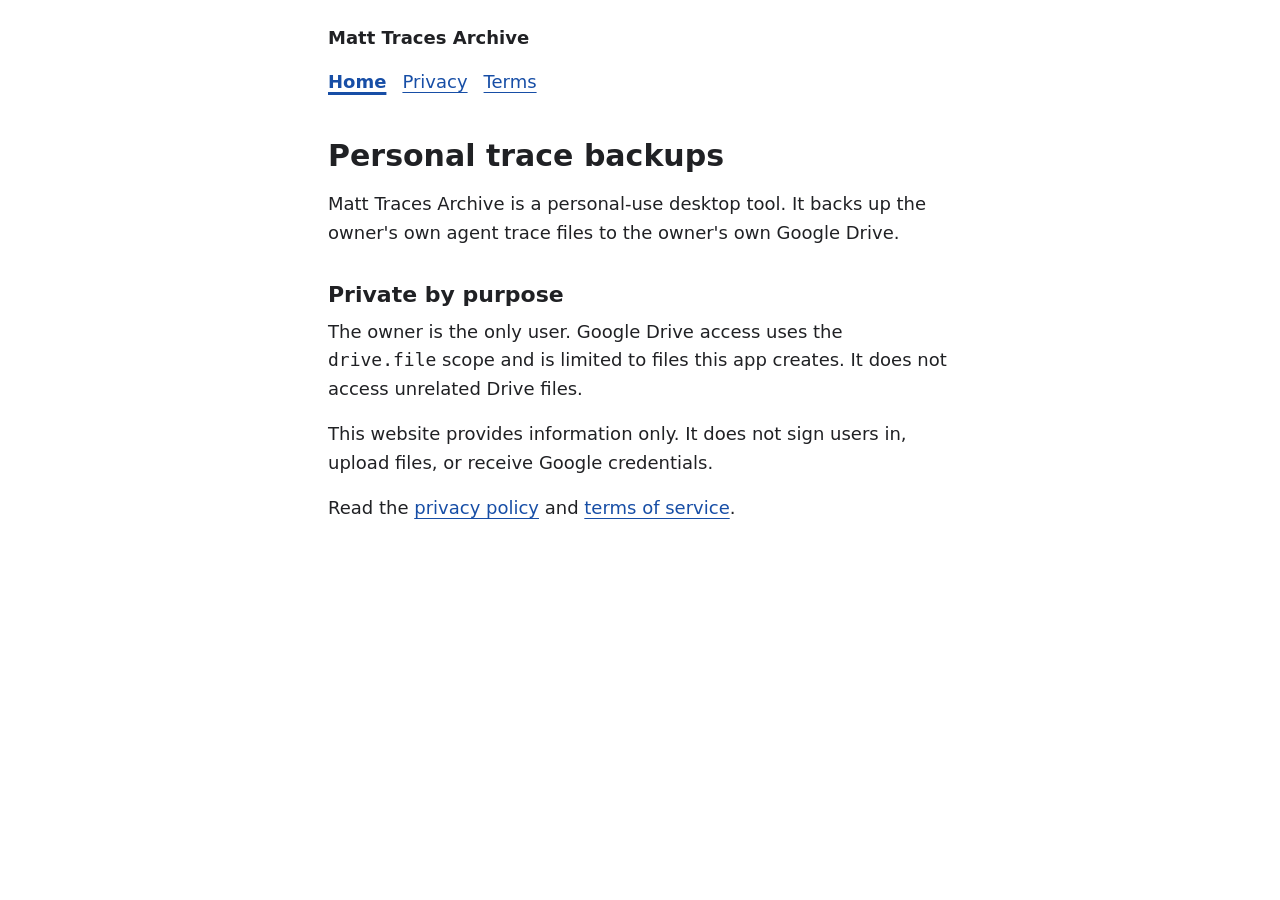
<file: index.html>
<!doctype html>
<html lang="en">
<head>
  <meta charset="utf-8">
  <meta name="viewport" content="width=device-width, initial-scale=1">
  <meta name="description" content="Matt Traces Archive is a personal-use tool for backing up the owner's own agent trace files to the owner's own Google Drive.">
  <meta name="google-site-verification" content="-sVRV6E22ujnwyZvF7L4UXz6tR5N7nK5UsRsI5IFOmc" />
  <title>Matt Traces Archive</title>
  <link rel="stylesheet" href="style.css">
</head>
<body>
  <header>
    <p class="site-name">Matt Traces Archive</p>
    <nav aria-label="Main navigation">
      <a href="./" aria-current="page">Home</a>
      <a href="privacy.html">Privacy</a>
      <a href="terms.html">Terms</a>
    </nav>
  </header>
  <main>
    <h1>Personal trace backups</h1>
    <p>Matt Traces Archive is a personal-use desktop tool. It backs up the owner's own agent trace files to the owner's own Google Drive.</p>
    <h2>Private by purpose</h2>
    <p>The owner is the only user. Google Drive access uses the <code>drive.file</code> scope and is limited to files this app creates. It does not access unrelated Drive files.</p>
    <p>This website provides information only. It does not sign users in, upload files, or receive Google credentials.</p>
    <p>Read the <a href="privacy.html">privacy policy</a> and <a href="terms.html">terms of service</a>.</p>
  </main>
</body>
</html>
</file>
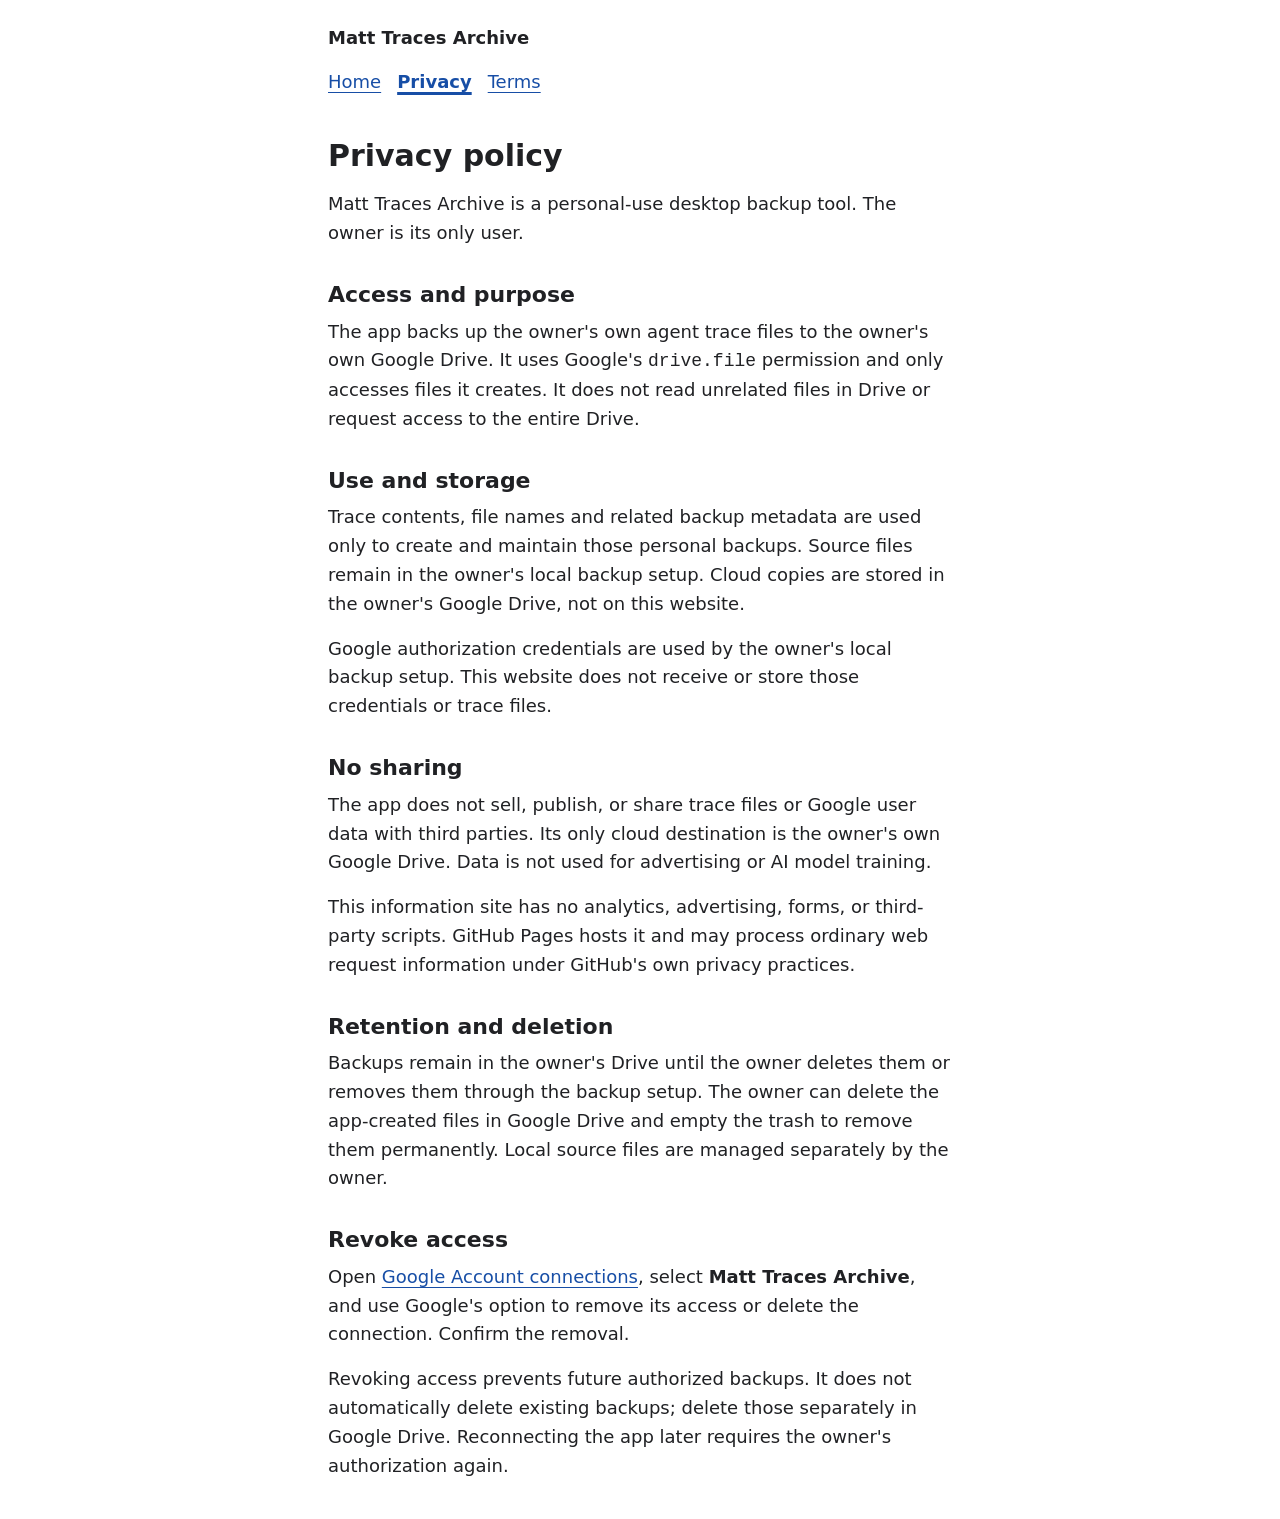
<file: privacy.html>
<!doctype html>
<html lang="en">
<head>
  <meta charset="utf-8">
  <meta name="viewport" content="width=device-width, initial-scale=1">
  <meta name="description" content="How Matt Traces Archive accesses, uses, stores and protects the owner's personal trace backups.">
  <title>Privacy policy — Matt Traces Archive</title>
  <link rel="stylesheet" href="style.css">
</head>
<body>
  <header>
    <p class="site-name">Matt Traces Archive</p>
    <nav aria-label="Main navigation">
      <a href="./">Home</a>
      <a href="privacy.html" aria-current="page">Privacy</a>
      <a href="terms.html">Terms</a>
    </nav>
  </header>
  <main>
    <h1>Privacy policy</h1>
    <p>Matt Traces Archive is a personal-use desktop backup tool. The owner is its only user.</p>
    <h2>Access and purpose</h2>
    <p>The app backs up the owner's own agent trace files to the owner's own Google Drive. It uses Google's <code>drive.file</code> permission and only accesses files it creates. It does not read unrelated files in Drive or request access to the entire Drive.</p>
    <h2>Use and storage</h2>
    <p>Trace contents, file names and related backup metadata are used only to create and maintain those personal backups. Source files remain in the owner's local backup setup. Cloud copies are stored in the owner's Google Drive, not on this website.</p>
    <p>Google authorization credentials are used by the owner's local backup setup. This website does not receive or store those credentials or trace files.</p>
    <h2>No sharing</h2>
    <p>The app does not sell, publish, or share trace files or Google user data with third parties. Its only cloud destination is the owner's own Google Drive. Data is not used for advertising or AI model training.</p>
    <p>This information site has no analytics, advertising, forms, or third-party scripts. GitHub Pages hosts it and may process ordinary web request information under GitHub's own privacy practices.</p>
    <h2>Retention and deletion</h2>
    <p>Backups remain in the owner's Drive until the owner deletes them or removes them through the backup setup. The owner can delete the app-created files in Google Drive and empty the trash to remove them permanently. Local source files are managed separately by the owner.</p>
    <h2>Revoke access</h2>
    <p>Open <a href="https://myaccount.google.com/connections">Google Account connections</a>, select <strong>Matt Traces Archive</strong>, and use Google's option to remove its access or delete the connection. Confirm the removal.</p>
    <p>Revoking access prevents future authorized backups. It does not automatically delete existing backups; delete those separately in Google Drive. Reconnecting the app later requires the owner's authorization again.</p>
  </main>
</body>
</html>
</file>
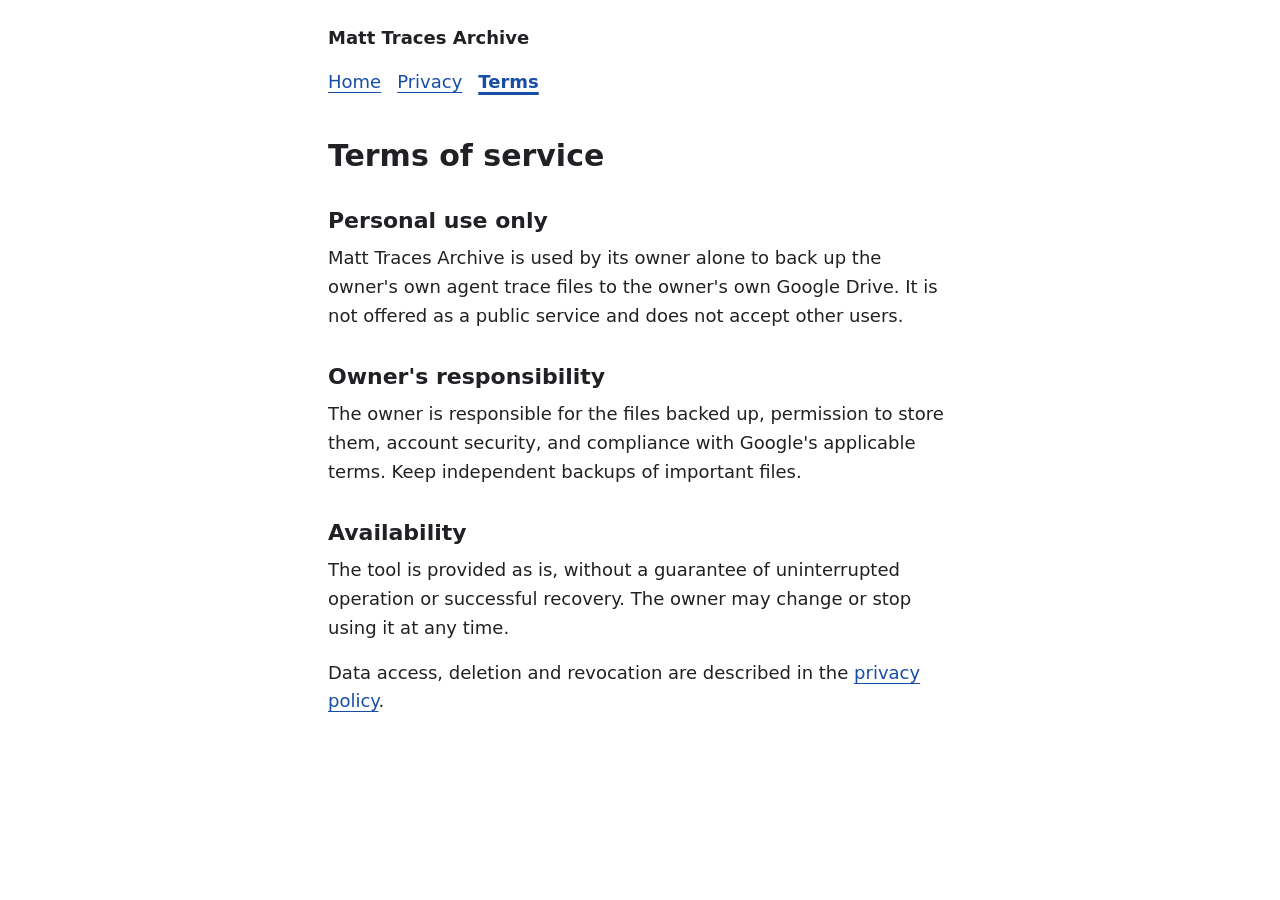
<file: terms.html>
<!doctype html>
<html lang="en">
<head>
  <meta charset="utf-8">
  <meta name="viewport" content="width=device-width, initial-scale=1">
  <meta name="description" content="Short personal-use terms for Matt Traces Archive.">
  <title>Terms of service — Matt Traces Archive</title>
  <link rel="stylesheet" href="style.css">
</head>
<body>
  <header>
    <p class="site-name">Matt Traces Archive</p>
    <nav aria-label="Main navigation">
      <a href="./">Home</a>
      <a href="privacy.html">Privacy</a>
      <a href="terms.html" aria-current="page">Terms</a>
    </nav>
  </header>
  <main>
    <h1>Terms of service</h1>
    <h2>Personal use only</h2>
    <p>Matt Traces Archive is used by its owner alone to back up the owner's own agent trace files to the owner's own Google Drive. It is not offered as a public service and does not accept other users.</p>
    <h2>Owner's responsibility</h2>
    <p>The owner is responsible for the files backed up, permission to store them, account security, and compliance with Google's applicable terms. Keep independent backups of important files.</p>
    <h2>Availability</h2>
    <p>The tool is provided as is, without a guarantee of uninterrupted operation or successful recovery. The owner may change or stop using it at any time.</p>
    <p>Data access, deletion and revocation are described in the <a href="privacy.html">privacy policy</a>.</p>
  </main>
</body>
</html>
</file>
<file: style.css>
:root {
  color-scheme: light;
  font-family: system-ui, -apple-system, BlinkMacSystemFont, "Segoe UI", sans-serif;
  color: #202124;
  background: #ffffff;
}

* { box-sizing: border-box; }

body {
  max-width: 42rem;
  margin: 0 auto;
  padding: 1.5rem;
  font-size: 1.125rem;
  line-height: 1.6;
  overflow-wrap: anywhere;
}

header { margin-bottom: 2rem; }
.site-name { margin: 0 0 0.5rem; font-weight: 600; }
nav { display: flex; flex-wrap: wrap; gap: 0 1rem; }
nav a { display: inline-flex; align-items: center; min-height: 44px; min-width: 44px; }
nav a[aria-current="page"] { font-weight: 600; text-decoration-thickness: 3px; }
a { color: #174ea6; text-underline-offset: 0.2em; }
a:hover { text-decoration-thickness: 3px; }
a:focus-visible { outline: 2px solid #174ea6; outline-offset: 4px; }
h1 { font-size: 1.875rem; line-height: 1.25; margin: 0 0 1rem; }
h2 { font-size: 1.375rem; line-height: 1.35; margin: 2rem 0 0.5rem; }
h1, h2, strong { font-weight: 600; }
p { margin: 0 0 1rem; }
code { font-size: 1em; }
</file>
